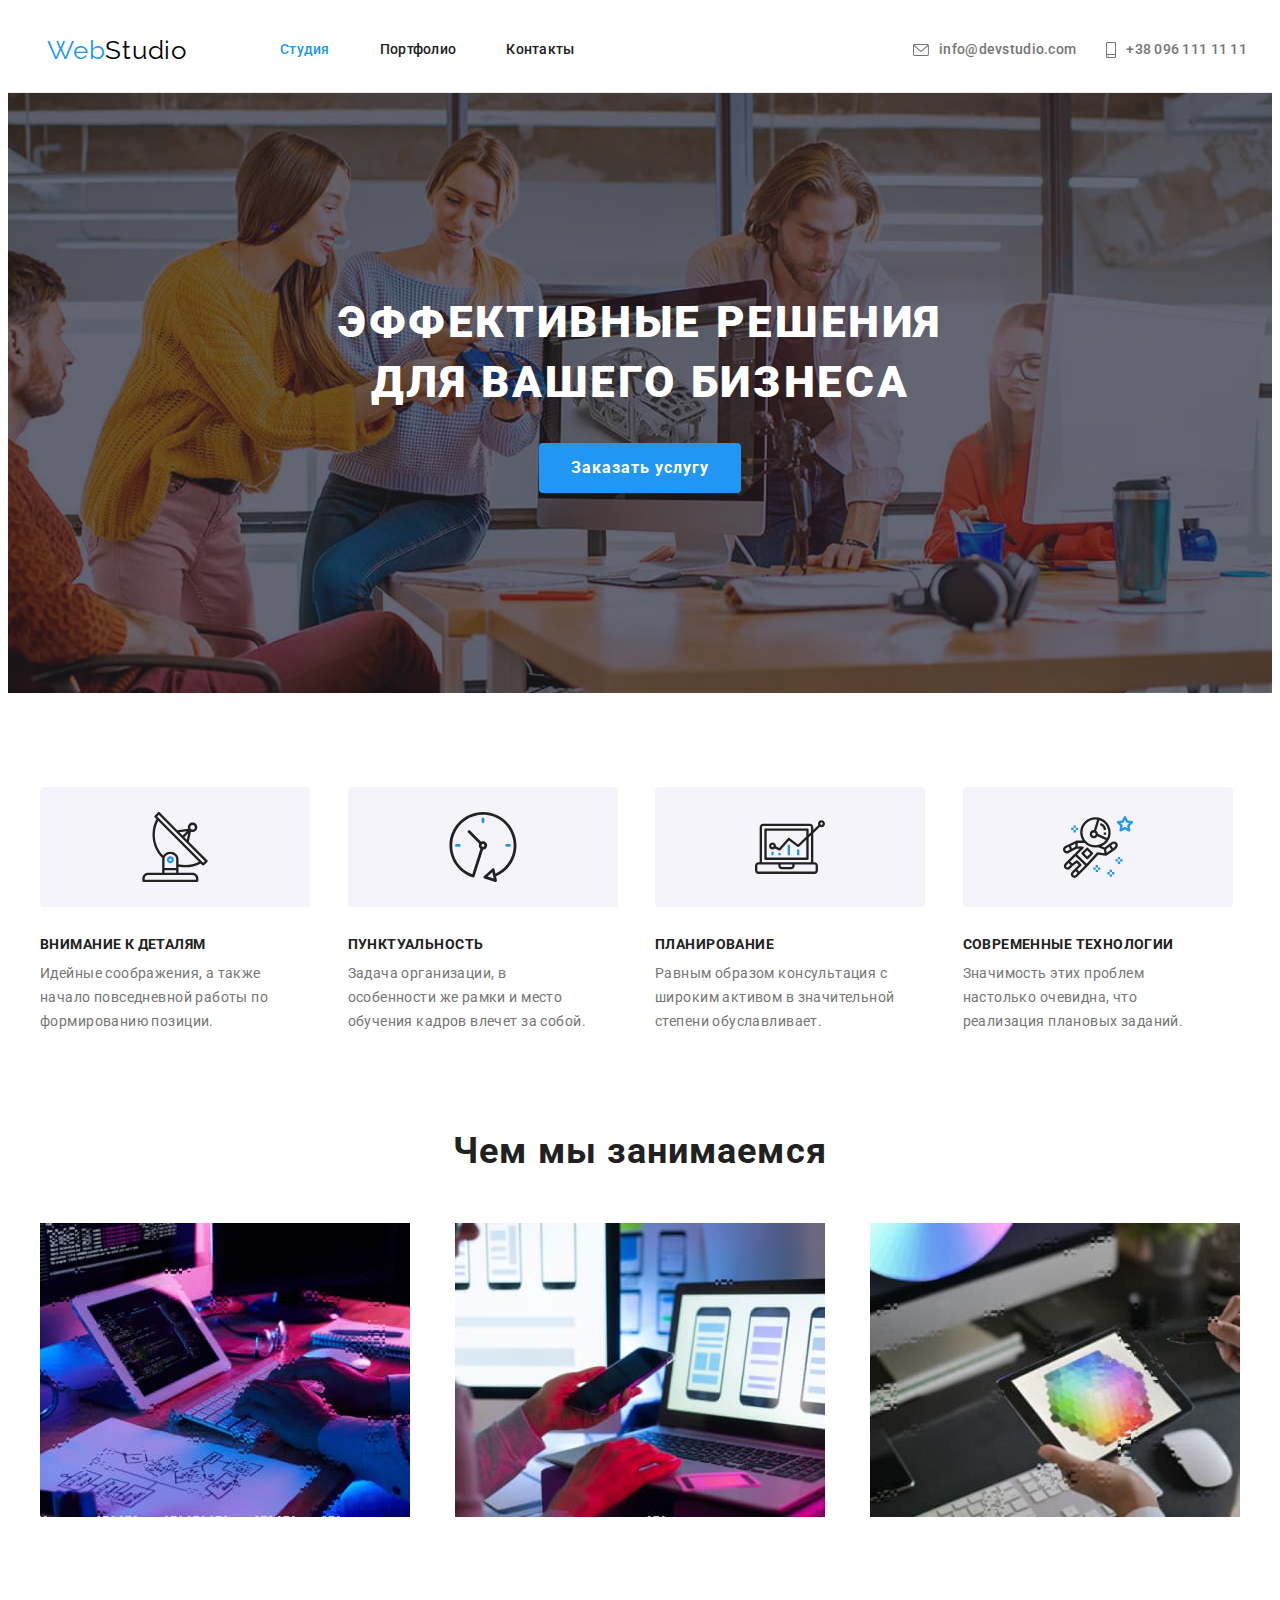
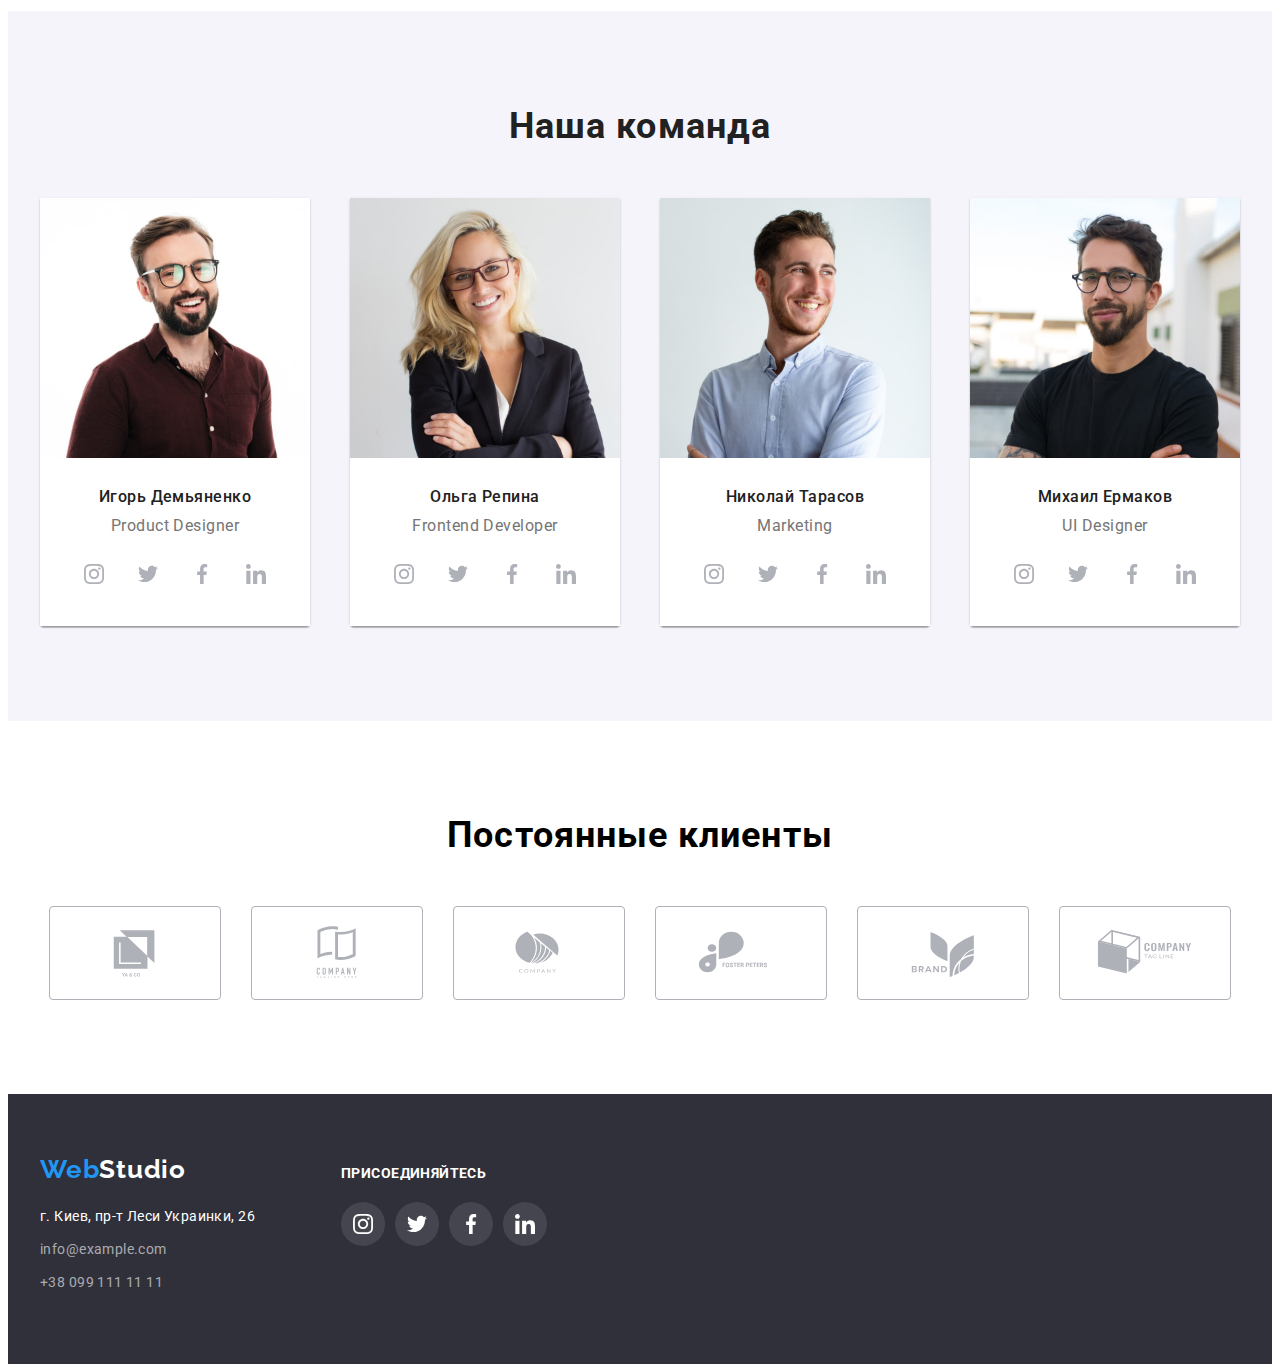
<file: index.html>
<!DOCTYPE html>
<html lang="ru">

<head>
    <meta charset="UTF-8">
    <meta http-equiv="X-UA-Compatible" content="IE=edge">
    <meta name="viewport" content="width=device-width, initial-scale=1.0">
    <link href="https://fonts.googleapis.com/css2?family=Raleway:wght@700&family=Roboto:wght@400;500;700;900&display=swap" rel="stylesheet">
    <link rel="stylesheet" href="https://cdnjs.cloudflare.com/ajax/libs/modern-normalize/1.1.0/modern-normalize.min.css" integrity="sha512-wpPYUAdjBVSE4KJnH1VR1HeZfpl1ub8YT/NKx4PuQ5NmX2tKuGu6U/JRp5y+Y8XG2tV+wKQpNHVUX03MfMFn9Q==" crossorigin="anonymous" referrerpolicy="no-referrer" />
    <link rel="stylesheet" href="css/styles.css">
    <title>WebStudio</title>
</head>

<body>
    <header class="header ">
        <div class="container">
            <div class="navig">
                <nav class="nav">
                    <a class="logo" href="./index.html"><span class="accent-logo">Web</span>Studio</a>
                    <ul class="nav-list">
                        <li class="nav-li"><a class="nav-link  active" href="./index.html">Студия</a></li>
                        <li class="nav-li"><a class="nav-link" href="./portfolio.html">Портфолио</a></li>
                        <li class="nav-li"><a class="nav-link" href="">Контакты</a></li>
                    </ul>
                </nav>
                <a class="header-link" href="mailto:info@devstudio.com">
                    <svg class="mail" width="16px" height="12px">
                        <use href="./img/symbol-defs.svg#mail"></use>
                    </svg>
                    info@devstudio.com</a>
                <a class="header-link" href="tel:+380961111111">
                    <svg class="phone" width="10px" height="16px">
                        <use href="./img/symbol-defs.svg#phone"></use>
                    </svg>
                    +38 096 111 11 11</a>
            </div>            
        </div> 
    </header>
    <main class="main">
        <section class="hero section">
            <div class="container">
                
                    <h1 class="hero-text">Эффективные решения для вашего бизнеса</h1>
                    <button class="button" type="button">Заказать услугу</button>
  
            </div> 
        </section>
        <section class="peculiarities section">
            <div class="container">
                <div class="pec-content">
                    <h2 class="visually-hidden">Особенности нашей компании(заголовок не виден)</h2>
                <ul class="pec-list">
                    <li class="list">
                        <div class="pec-pic">
                            <svg class="antenna" width="70px" height="70px">
                                <use href="./img/symbol-defs.svg#antenna"></use>
                            </svg>
                        </div>
                        <h3 class="pec-subtitle">Внимание к деталям</h3>
                        <p class="pec-text">Идейные соображения, а также начало повседневной работы по формированию позиции.</p>
                    </li>
                    <li class="list">
                        <div class="pec-pic">
                            <svg class="clock" width="70px" height="70px">
                                <use href="./img/symbol-defs.svg#clock"></use>
                            </svg>
                        </div>
                        <h3 class="pec-subtitle">Пунктуальность</h3>
                        <p class="pec-text">Задача организации, в особенности же рамки и место обучения кадров влечет за собой.</p>
                    </li>
                    <li class="list">
                        <div class="pec-pic">
                            <svg class="diagram" width="70px" height="70px">
                                <use href="./img/symbol-defs.svg#diagram"></use>
                            </svg>
                        </div>
                        <h3 class="pec-subtitle">Планирование</h3>
                        <p class="pec-text">Равным образом консультация с широким активом в значительной степени обуславливает.</p>
                    </li>
                    <li class="list">
                        <div class="pec-pic">
                            <svg class="astronaut" width="70px" height="70px">
                                <use href="./img/symbol-defs.svg#astronaut"></use>
                            </svg>
                        </div>
                        <h3 class="pec-subtitle">Современные технологии</h3>
                        <p class="pec-text">Значимость этих проблем настолько очевидна, что реализация плановых заданий.</p>
                    </li>
                </ul>
                </div>
                
            </div>
        </section>
        <section class="section-box section"> 
            <div class="container">
                <h2 class="box-title">Чем мы занимаемся</h2>
                <ul class="box-list">
                    <li><img src="./img/box1.jpg" alt="разрабатотка програмного обеспечения" width="370"></li>
                    <li><img src="./img/box2.jpg" alt="оптимизация" width="370"></li>
                    <li><img src="./img/box3.jpg" alt="выбор дизайна" width="370"></li>
                </ul>
                </div>
            </section>
            <section class="section-team section">
                <div class="container">
                    <h2 class="team-title">Наша команда</h2>
                    <ul class="team-list">
                        <li class="card">
                            <img class="employe-img" width="270" src="./img/employe1.jpg" alt="фото сотрудника дизайнер продукта">
                            <div class="team-card">
                                <h3  class="team-subtitle">Игорь Демьяненко</h3>
                                <p class="team-text" lang="en">Product Designer</p>
                                <ul class="team-card-list">
                                    <li class="team-c-li">
                                        <a class="team-c-link" href="">
                                            <svg class="soc">
                                                <use href="./img/symbol-defs.svg#instagram"></use>
                                            </svg>
                                        </a>
                                    </li>
                                    <li class="team-c-li">
                                        <a class="team-c-link" href="">
                                            <svg class="soc">
                                                <use href="./img/symbol-defs.svg#twitter"></use>
                                            </svg>
                                    </a>
                                    </li>
                                    <li class="team-c-li">
                                        <a class="team-c-link" href="">
                                            <svg class="soc">
                                                <use href="./img/symbol-defs.svg#facebook"></use>
                                            </svg>
                                        </a>
                                    </li>
                                    <li class="team-c-li">
                                        <a class="team-c-link" href="">
                                            <svg class="soc">
                                                <use href="./img/symbol-defs.svg#linkedin"></use>
                                            </svg>
                                        </a>
                                    </li>
                                </ul>
                            </div>
                            
                        </li>
                        <li class="card">
                            <img class="employe-img" width="270" src="./img/employe2.jpg" alt="фото сотрудника фронтенд-разработчик">
                            <div class="team-card">
                                <h3 class="team-subtitle">Ольга Репина</h3>
                                <p class="team-text" lang="en">Frontend Developer</p>
                                <ul class="team-card-list">
                                    <li class="team-c-li">
                                        <a class="team-c-link" href="">
                                            <svg class="soc">
                                                <use href="./img/symbol-defs.svg#instagram"></use>
                                            </svg>
                                        </a>
                                    </li>
                                    <li class="team-c-li">
                                        <a class="team-c-link" href="">
                                            <svg class="soc">
                                                <use href="./img/symbol-defs.svg#twitter"></use>
                                            </svg>
                                    </a>
                                    </li>
                                    <li class="team-c-li">
                                        <a class="team-c-link" href="">
                                            <svg class="soc">
                                                <use href="./img/symbol-defs.svg#facebook"></use>
                                            </svg>
                                        </a>
                                    </li>
                                    <li class="team-c-li">
                                        <a class="team-c-link" href="">
                                            <svg class="soc">
                                                <use href="./img/symbol-defs.svg#linkedin"></use>
                                            </svg>
                                        </a>
                                    </li>
                                </ul>
                            </div>
                           
                        </li>
                        <li class="card">
                            <img class="employe-img" width="270" src="./img/employe3.jpg" alt="фото сотрудника маркетолог">
                            <div class="team-card">
                                <h3 class="team-subtitle">Николай Тарасов</h3>
                                <p class="team-text" lang="en">Marketing</p>
                                <ul class="team-card-list">
                                    <li class="team-c-li">
                                        <a class="team-c-link" href="">
                                            <svg class="soc">
                                                <use href="./img/symbol-defs.svg#instagram"></use>
                                            </svg>
                                        </a>
                                    </li>
                                    <li class="team-c-li">
                                        <a class="team-c-link" href="">
                                            <svg class="soc">
                                                <use href="./img/symbol-defs.svg#twitter"></use>
                                            </svg>
                                    </a>
                                    </li>
                                    <li class="team-c-li">
                                        <a class="team-c-link" href="">
                                            <svg class="soc">
                                                <use href="./img/symbol-defs.svg#facebook"></use>
                                            </svg>
                                        </a>
                                    </li>
                                    <li class="team-c-li">
                                        <a class="team-c-link" href="">
                                            <svg class="soc">
                                                <use href="./img/symbol-defs.svg#linkedin"></use>
                                            </svg>
                                        </a>
                                    </li>
                                </ul>
                            </div>
                            
                        </li>
                        <li class="card">
                            <img class="employe-img" width="270" src="./img/employe4.jpg" alt="фото сотрудника дизайнер интерфейса">
                            <div class="team-card">
                                <h3 class="team-subtitle">Михаил Ермаков</h3>
                                <p class="team-text" lang="en">UI Designer</p>
                                <ul class="team-card-list">
                                    <li class="team-c-li">
                                        <a class="team-c-link" href="">
                                            <svg class="soc">
                                                <use href="./img/symbol-defs.svg#instagram"></use>
                                            </svg>
                                        </a>
                                    </li>
                                    <li class="team-c-li">
                                        <a class="team-c-link" href="">
                                            <svg class="soc">
                                                <use href="./img/symbol-defs.svg#twitter"></use>
                                            </svg>
                                    </a>
                                    </li>
                                    <li class="team-c-li">
                                        <a class="team-c-link" href="">
                                            <svg class="soc">
                                                <use href="./img/symbol-defs.svg#facebook"></use>
                                            </svg>
                                        </a>
                                    </li>
                                    <li class="team-c-li">
                                        <a class="team-c-link" href="">
                                            <svg class="soc">
                                                <use href="./img/symbol-defs.svg#linkedin"></use>
                                            </svg>
                                        </a>
                                    </li>
                                </ul>
                            </div>
                            
                        </li>
                    </ul>
                </div>
                
        </section>
        <section class="clients section">
            <div class="container">
                <h2 class="clients-title">Постоянные клиенты</h2>
                <ul class="clients-list">
                    <li class="cli-li">
                        <a class="cli-link" href="">
                            <svg class="clients" width="106px" height="60px">
                                <use href="./img/symbol-defs.svg#logo1"></use>
                            </svg>
                        </a>
                    </li>
                    <li class="cli-li">
                        <a class="cli-link" href="">
                            <svg class="clients" width="106px" height="60px">
                                <use href="./img/symbol-defs.svg#logo2"></use>
                            </svg>
                        </a>
                    </li>
                    <li class="cli-li">
                        <a class="cli-link" href="">
                            <svg class="clients" width="106px" height="60px">
                                <use href="./img/symbol-defs.svg#logo3"></use>
                            </svg>
                        </a>
                    </li>
                    <li class="cli-li">
                        <a class="cli-link" href="">
                            <svg class="clients" width="106px" height="60px">
                                <use href="./img/symbol-defs.svg#logo4"></use>
                            </svg>
                        </a>
                    </li>
                    <li class="cli-li">
                        <a class="cli-link" href="">
                            <svg class="clients" width="106px" height="60px">
                                <use href="./img/symbol-defs.svg#logo5"></use>
                            </svg>
                        </a>
                    </li>
                    <li class="cli-li">
                        <a class="cli-link" href="">
                            <svg class="clients" width="106px" height="60px">
                                <use href="./img/symbol-defs.svg#logo6"></use>
                            </svg>
                        </a>
                    </li>
                </ul>
            </div>
        </section>
    </main>
    <footer class="footer">
        <div class="container ftr">
            <div class="ft-adrs">
                <a class="logo-foot" href="./index.html"><span class="accent-logo">Web</span>Studio</a>
                <address class="adress">
                    <p class="foot-text">г. Киев, пр-т Леси Украинки, 26</p>
                    <a class="foot-link" href="mailto:info@example.com ">info@example.com</a>
                    <a class="foot-link" href="tel:+380991111111">+38 099 111 11 11</a>
                </address>
            </div>
            
            <div class="foot-social">
                <h3 class="join">Присоединяйтесь</h3>
                <ul class="foot-card-list">
                    <li class="foot-c-li">
                        <a class="foot-c-link" href="">
                            <svg class="foot-soc">
                                <use href="./img/symbol-defs.svg#instagram"></use>
                            </svg>
                        </a>
                    </li>
                    <li class="foot-c-li">
                        <a class="foot-c-link" href="">
                            <svg class="foot-soc">
                                <use href="./img/symbol-defs.svg#twitter"></use>
                            </svg>
                    </a>
                    </li>
                    <li class="foot-c-li">
                        <a class="foot-c-link" href="">
                            <svg class="foot-soc">
                                <use href="./img/symbol-defs.svg#facebook"></use>
                            </svg>
                        </a>
                    </li>
                    <li class="foot-c-li">
                        <a class="foot-c-link" href="">
                            <svg class="foot-soc">
                                <use href="./img/symbol-defs.svg#linkedin"></use>
                            </svg>
                        </a>
                    </li>
                </ul>
            </div>
            
        </div>
        
    </footer>
</body>

</html>
</file>
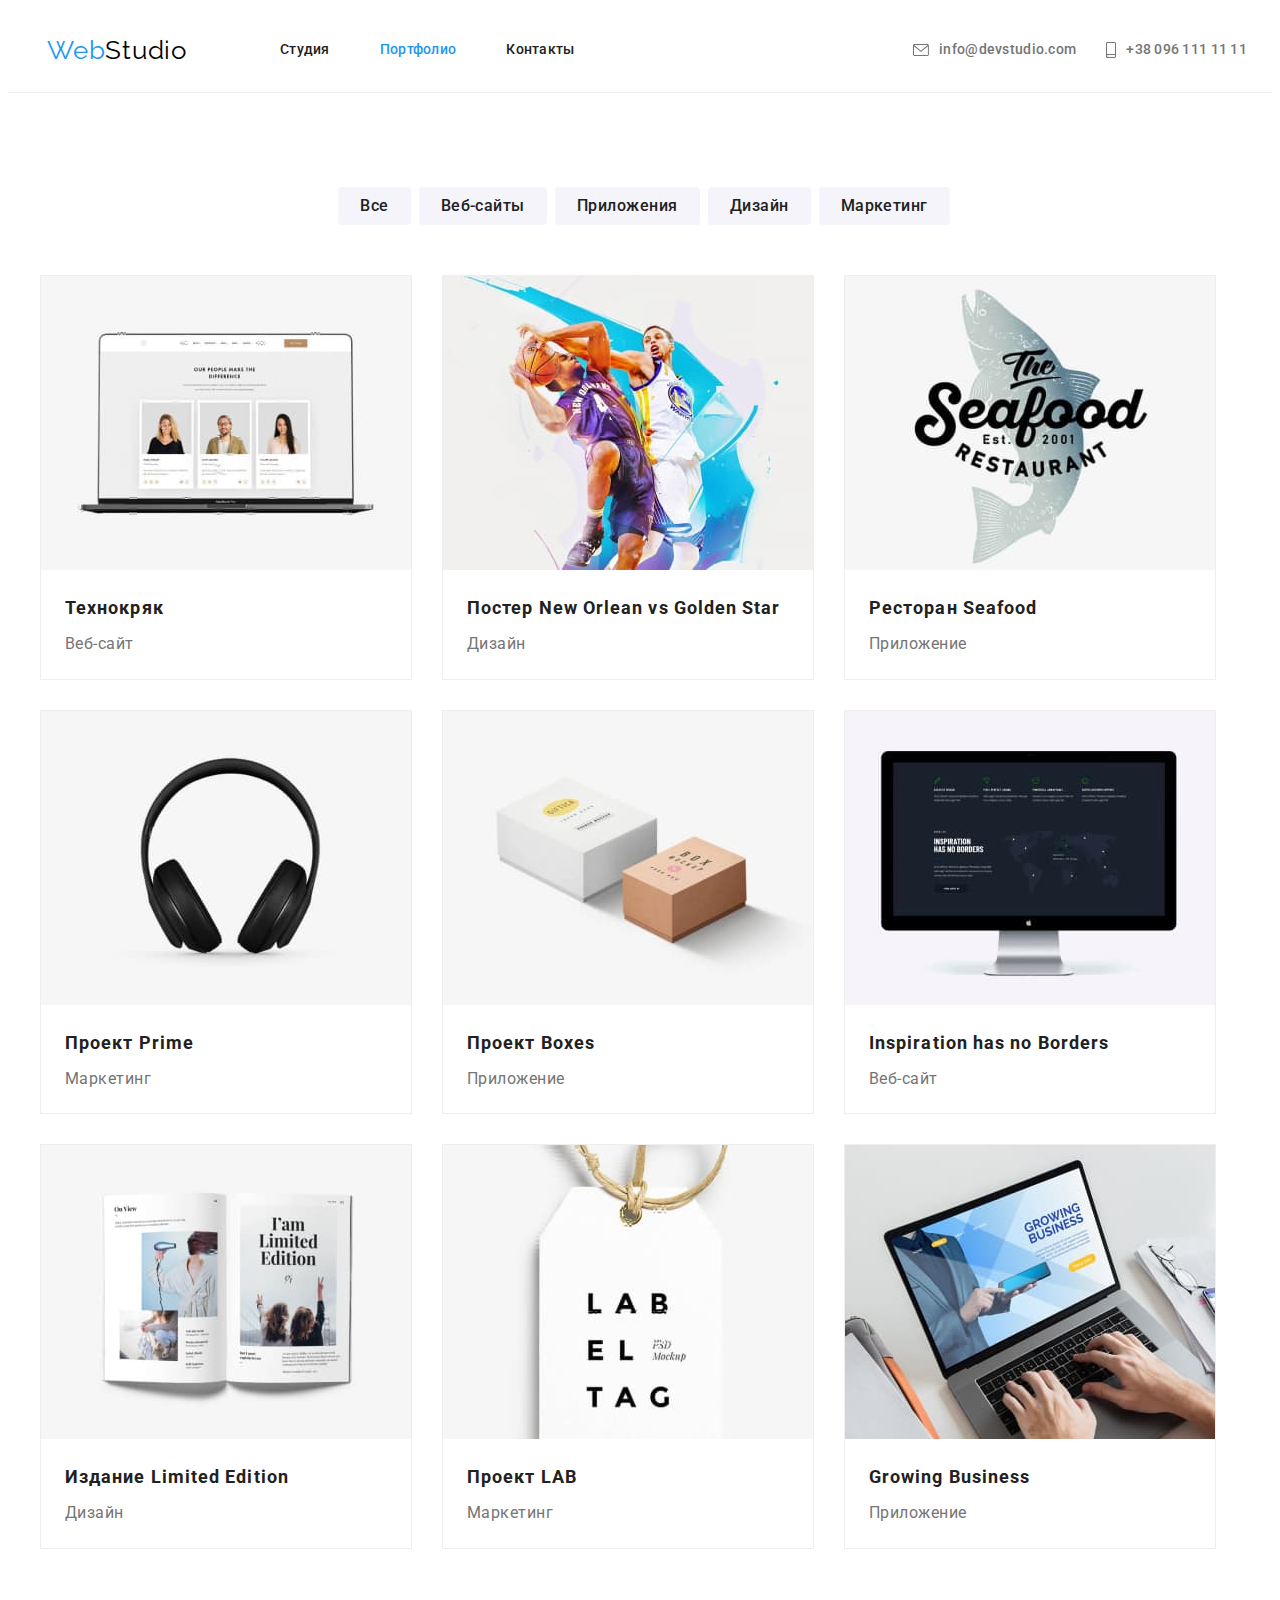
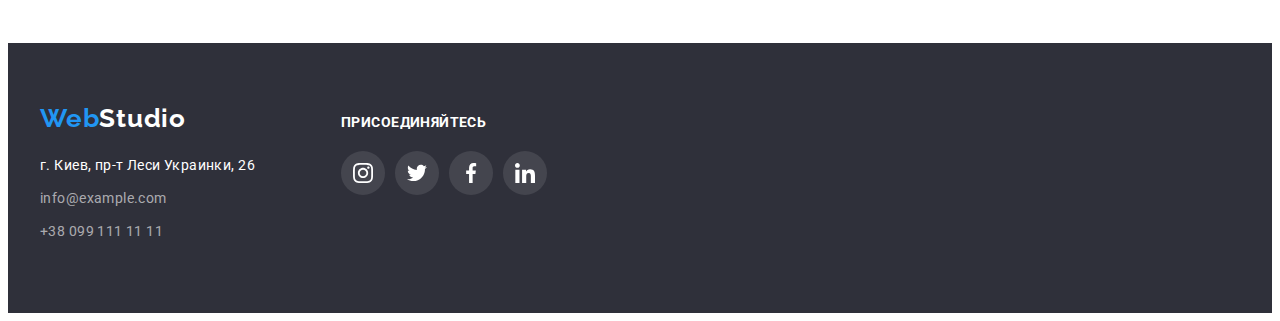
<file: portfolio.html>
<!DOCTYPE html>
<html lang="en">
<head>
    <meta charset="UTF-8">
    <meta http-equiv="X-UA-Compatible" content="IE=edge">
    <meta name="viewport" content="width=device-width, initial-scale=1.0">
    <link href="https://fonts.googleapis.com/css2?family=Raleway:wght@700&family=Roboto:wght@400;500;700;900&display=swap" rel="stylesheet">
    <link rel="stylesheet" href="https://cdnjs.cloudflare.com/ajax/libs/modern-normalize/1.1.0/modern-normalize.min.css" integrity="sha512-wpPYUAdjBVSE4KJnH1VR1HeZfpl1ub8YT/NKx4PuQ5NmX2tKuGu6U/JRp5y+Y8XG2tV+wKQpNHVUX03MfMFn9Q==" crossorigin="anonymous" referrerpolicy="no-referrer" />
    <link rel="stylesheet" href="css/styles.css">
    <title>Document</title>
</head>
<body>
    <header class="header">
        <div class="container">
            <div class="navig">
                <nav class="nav">
                    <a class="logo" href="./index.html"><span class="accent-logo">Web</span>Studio</a>
                    <ul class="nav-list">
                        <li class="nav-li"><a class="nav-link" href="./index.html">Студия</a></li>
                        <li class="nav-li"><a class="nav-link active" href="./portfolio.html">Портфолио</a></li>
                        <li class="nav-li"><a class="nav-link" href="">Контакты</a></li>
                    </ul>
                </nav>
                <a class="header-link" href="mailto:info@devstudio.com">
                    <svg class="mail" width="16px" height="12px">
                        <use href="./img/symbol-defs.svg#mail"></use>
                    </svg>
                    info@devstudio.com</a>
                <a class="header-link" href="tel:+380961111111">
                    <svg class="phone" width="10px" height="16px">
                        <use href="./img/symbol-defs.svg#phone"></use>
                    </svg>
                    +38 096 111 11 11</a>
            </div>            
        </div> 
    </header>   
    <main class="main">
        <section class="portfolio section">
            <div class="container">
                <h1 class="visually-hidden">Примеры работ потрфолию(заголовок не виден)</h1>
                <ul class="port-list">
                    <li class="list-btn"><button class="port-btn" type="button">Все</button></li>
                    <li class="list-btn"><button class="port-btn" type="button">Веб-сайты</button></li>
                    <li class="list-btn"><button class="port-btn" type="button">Приложения</button></li>
                    <li class="list-btn"><button class="port-btn" type="button">Дизайн</button></li>
                    <li class="list-btn"><button class="port-btn" type="button">Маркетинг</button></li>
                </ul>
                <ul class="port-cont">
                    <li class="port-card">
                        <a  class="port-link" href="#">
                        <img src="./img/portfolio1.jpg" alt="Открытый сайт на ноутбуке" width="370">
                        <div class="prt-card">
                            <h3 class="port-title">Технокряк</h3>
                            <p class="port-text">Веб-сайт</p>
                        </div>
                        
                    </a>
                    </li>
                    <li class="port-card">
                        <a  class="port-link" href="#">
                        <img src="./img/portfolio2.jpg" alt="Стефф Карри блокирует Девонта Грэма" width="370">
                        <div class="prt-card">
                            <h3 class="port-title">Постер New Orlean vs Golden Star</h3>
                            <p class="port-text">Дизайн</p>
                        </div>
                        
                        </a>             
                    </li>
                    <li class="port-card">
                        <a  class="port-link" href="#">
                        <img src="./img/portfolio3.jpg" alt="Логотип ресторана на фоне рыбы" width="370">
                        <div class="prt-card">
                            <h3 class="port-title">Ресторан Seafood</h3>
                            <p class="port-text">Приложение</p>
                        </div>
                        
                        </a>
                    </li>
                    <li class="port-card">
                        <a  class="port-link" href="#">
                        <img src="./img/portfolio4.jpg" alt="Наушники" width="370">
                        <div class="prt-card">
                            <h3 class="port-title">Проект Prime</h3>
                            <p class="port-text">Маркетинг</p>
                        </div>
                        
                        </a>                
                    </li>
                    <li class="port-card">
                        <a  class="port-link" href="#">
                        <img src="./img/portfolio5.jpg" alt="Бклая и серая коробка" width="370">
                        <div class="prt-card">
                            <h3 class="port-title">Проект Boxes</h3>
                            <p class="port-text">Приложение</p>
                        </div>
                        
                        </a>
                    </li>
                    <li class="port-card">
                        <a class="port-link"  href="">  
                        <img src="./img/portfolio6.jpg" alt="Монитор с изображением страницы сайта" width="370">
                        <div class="prt-card">
                            <h3 class="port-title">Inspiration has no Borders</h3>
                            <p class="port-text">Веб-сайт</p>
                        </div>
                        
                        </a>               
                    </li>
                    <li class="port-card">
                        <a  class="port-link" href="#">
                        <img src="./img/portfolio7.jpg" alt="Развернутая книга" width="370">
                        <div class="prt-card">
                            <h3 class="port-title">Издание Limited Edition</h3>
                            <p class="port-text">Дизайн</p>
                        </div>
                        
                        </a>             
                        </li>
                    <li class="port-card">
                        <a class="port-link"  href="#">
                        <img src="./img/portfolio8.jpg" alt="Лейба с названием на веревочке" width="370">
                        <div class="prt-card">
                            <h3 class="port-title">Проект LAB</h3>
                            <p class="port-text">Маркетинг</p>
                        </div>
                        
                        </a>                
                    </li>
                    <li class="port-card">
                        <a  class="port-link" href="#">
                        <img src="./img/portfolio9.jpg" alt="Ноутбук с изображением страницы сайта" width="370">
                        <div class="prt-card">
                            <h3 class="port-title">Growing Business</h3>
                            <p class="port-text">Приложение</p>
                        </div>
                        
                        </a>
                    </li>
                </ul>
            </div>
            
        </section>

    </main>
    <footer class="footer">
        <div class="container ftr">
            <div class="ft-adrs">
                <a class="logo-foot" href="./index.html"><span class="accent-logo">Web</span>Studio</a>
                <address class="adress">
                    <p class="foot-text">г. Киев, пр-т Леси Украинки, 26</p>
                    <a class="foot-link" href="mailto:info@example.com ">info@example.com</a>
                    <a class="foot-link" href="tel:+380991111111">+38 099 111 11 11</a>
                </address>
            </div>
            
            <div class="foot-social">
                <h3 class="join">Присоединяйтесь</h3>
                <ul class="foot-card-list">
                    <li class="team-c-li">
                        <a class="foot-c-link" href="">
                            <svg class="foot-soc">
                                <use href="./img/symbol-defs.svg#instagram"></use>
                            </svg>
                        </a>
                    </li>
                    <li class="team-c-li">
                        <a class="foot-c-link" href="">
                            <svg class="foot-soc">
                                <use href="./img/symbol-defs.svg#twitter"></use>
                            </svg>
                    </a>
                    </li>
                    <li class="team-c-li">
                        <a class="foot-c-link" href="">
                            <svg class="foot-soc">
                                <use href="./img/symbol-defs.svg#facebook"></use>
                            </svg>
                        </a>
                    </li>
                    <li class="team-c-li">
                        <a class="foot-c-link" href="">
                            <svg class="foot-soc">
                                <use href="./img/symbol-defs.svg#linkedin"></use>
                            </svg>
                        </a>
                    </li>
                </ul>
            </div>
            
        </div>
        
    </footer>
    
</body>
</html>
</file>
<file: css/styles.css>
/* главный цвет фона страницы (background) : #E5E5E5 */
/* цвет фона первой секции (background) : #2F303A  */
/* цвет заголовка h1, фон хедера : #FFFFFF */
/* главный текст страницы (primary-text) : #212121 */
/* второстепенный текст страницы (secondary-text) :#757575 */
/* акцент наведения (accent-text) : #757575 */
/* logo:Web : #2196F3 logo:Studio: #000000 */

/* СТИЛИ ХЕДЕРА */
:root {
    --main-white-color: #FFFFFF;
    --logo-col-one: #000000;
    --accent: #2196F3;
    --solution-bg: #2F303A;
    --primary-text: #212121;
    --secondary-text: #757575;
    --btn-port-col: #F5F4FA;
    --team-bg-color: #F5F4FA;
}
p,
h1,
h2,h3,h4,h5,h6 {
   margin: 0;
}
ul {
   padding-left: 0;
   margin: 0;
}

body {
    font-family: Roboto, sans-serif;

}

ul {
    list-style: none;
}
img {
    display: block;
}
.section {
    padding-top: 94px;
    padding-bottom: 94px;
}

/* html {
    width: 1600px;
} */
.container {
    width: 1200px;
    padding: 0 15px;
    margin: 0 auto;
    /* outline: 2px solid red; */
    
}

.header {
    background-color: var(--main-white-color);
    padding: 24px;
    border-bottom: 1px solid rgba(236, 236, 236, 1);
    
}
.logo,
.accent-logo {
    color: var(--logo-col-one);
    font-family: 'Raleway';
    font-size: 26px;
    line-height: 1.19;
    letter-spacing: 0.03em;
    text-decoration: none;
    
}
.logo {
    margin-right: 93px;
}
.accent-logo {
    color: var(--accent);
}

.nav-list {
    display: flex;
    
    
}
.nav-li {
    margin-right: 50px;
}
.nav-li:last-child {
    margin-right: 0;
}

   

.nav-link {
    color: var(--primary-text);
    font-weight: 500;
    font-size: 14px;
    line-height: 1.14;
    letter-spacing: 0.02em;
    text-decoration: none;
    display: block;
    padding: 10px 0;
}   


.nav-link:hover,
.nav-link:focus {
    color: var(--accent);
}
.active{
    color: var(--accent);
}
.nav {
    display: flex;
    align-items: center;
}

.navig {
    display: flex;
    align-items: center;
    
}

.header-link {
    display: flex;
    color: var(--secondary-text) ;
    align-items: center;
    font-weight: 500;
    font-size: 14px;
    line-height: 1.14;
    letter-spacing: 0.02em;
    text-decoration: none;
    margin-right: 30px;
    margin-left: auto;
    
    
    
}
.mail,
.phone {
    fill: currentColor;
    margin-right: 10px;
}
.header-link:last-child {
    margin-right: 0;
    margin-left: 0;
}
.header-link:hover ,
.header-link:focus {
    color: var(--accent);
    
}


/* ПЕРВАЯ СЕКЦИЯ */
.hero {
    border-color: var(--solution-bg);
    background-image: linear-gradient(
    rgba(47, 48, 58, 0.4),
    rgba(47, 48, 58, 0.4)),
     url(../img/hero-img.jpg);
    background-size: cover;
    background-position: center;
    background-repeat: no-repeat;
    max-width: 1600px;
    max-height: 600px;
    margin-right: auto;
    margin-left: auto;
    padding-top: 200px;
    padding-bottom: 200px;
    padding-left: auto;
    padding-right: auto;
    
    
}


.hero-text {
    color: var(--main-white-color);
    font-weight: 900;
    font-size: 44px;
    line-height: 1.36;
    text-align: center;
    text-transform: uppercase;
    margin-top: 0;
    margin-bottom: 30px; 
    max-width: 696px;
    margin-left: auto;
    margin-right: auto; 
    letter-spacing: 0.06em;              

    
    
    }




.button {
    background-color: var(--accent);
    color: var(--main-white-color);
    
    font-weight: 700;
    font-size: 16px;
    line-height: 1.87;
    letter-spacing: 0.06em;
    display: block;
    margin: 0 auto;
    
    
    
  
    
}
/* ВТОРАЯ СЕКЦИЯ */

.visually-hidden { position: absolute;
    white-space: nowrap;
    width: 1px;
    height: 1px;
    overflow: hidden;
    border: 0;
    padding: 0;
    clip: rect(0 0 0 0);
    clip-path: inset(50%);
    margin: -1px; 
}

.section-box {
    padding-bottom: 94px;
    padding-top: 0;
}

.team-title,
.box-title {
    color: var(--primary-text) ;
    font-size: 36px;
    line-height: 1.16;
    text-align: center;
    letter-spacing: 0.03em;
    margin-bottom: 50px;
}

.box-list {
    display: flex;
    justify-content: space-between;
    margin: 0;
}
.peculiarities {
    padding-top: 94px;
    
}

.pec-subtitle {
    color: var(--primary-text);
    font-weight: 700;
    font-size: 14px;
    line-height: 1.14;
    letter-spacing: 0.03em;
    text-transform: uppercase;
    margin-bottom: 10px;
    

}
.pec-subtitle:last-child {
    margin-right: 0px;
}


.pec-list {
    display: flex;
    gap: 30px;
}
.pec-pic {
    width: 270px;
    height: 120px;
    background-color: rgba(245, 244, 250, 1);
    margin-bottom: 30px;
    border-radius: 4px;
    display: flex;
    justify-content: center;
    align-items: center;
}

.pec-text {
    color: var(--secondary-text);
    font-size: 14px;
    line-height: 1.71;
    letter-spacing: 0.03em;
    max-width: 270px;
    padding-right: 29px;
    height: 75px;
}

.card {
    box-shadow: 0px 1px 3px rgba(0, 0, 0, 0.12), 0px 1px 1px rgba(0, 0, 0, 0.14), 0px 2px 1px rgba(0, 0, 0, 0.2);
    border-radius: 0px 0px 4px 4px;

}
.team-list {
    display: flex;
    justify-content: space-between;
}
.team-subtitle {
    color: var(--primary-text);
    font-weight: 500;
    font-size: 16px;
    line-height: 1.18;
    letter-spacing: 0.03em;
    margin-bottom: 10px;
    text-align: center;
}
.team-text {
    color: var(--secondary-text);
    font-size: 16px;
    line-height: 1.18;
    letter-spacing: 0.03em;
    text-align: center;
    margin-bottom: 16px;
    
}
.team-card {
    padding-top: 30px;
    padding-bottom: 30px;
    background-color: var(--main-white-color);
}

.section-team {
    background-color: var(--btn-port-col);
    padding-top: 95px;
    padding-bottom: 95px;
}
.team-card-list {
    display: flex;
    justify-content: center;
    gap: 10px;
}
.team-c-link {
    width: 44px;
    height: 44px;
    border-radius: 50%;
    background: white;
    display: flex;
    justify-content: center;
    align-items: center;
    color: #AFB1B8 ;
}
.team-c-link:hover,
.team-c-link:focus {
    background-color: var(--accent);
    color: #FFFFFF;
    
}
.soc {
    width: 20px;
    height: 20px;
    fill: currentColor;
    display: flex;
    justify-content: center;
}
.clients {
    display: flex;
    justify-content: center;
    fill: currentColor;
}


.clients-title {
    font-size: 36px;
    line-height: 1.16;
    text-align: center;
    letter-spacing: 0.03em;
    margin-bottom: 50px;
}
.clients-list {
    display: flex;
    justify-content: center;
    gap: 30px;
}
.cli-link {
    width: 170px;
    height: 92px;
    background-color: #FFFFFF;
    border: 1px solid #AFB1B8;
    border-radius: 4px;
    display: flex;
    justify-content: center;
    align-items: center;
    color: #AFB1B8;
    
}
.cli-link:hover,
.cli-link:focus {
    color:#2196F3;
    border: 1px solid #2196F3;
}
/* ФУТЕР */
.footer {
    background-color: var(--solution-bg);
    padding-top: 60px;
    padding-bottom: 60px;
    
    
}
.logo-foot {
    color: var(--main-white-color);
    font-family: 'Raleway';
    font-weight: 700;
    font-size: 26px;
    line-height: 1.19;
    letter-spacing: 0.03em;
    text-decoration: none;
    
}
.foot-text {
    color: var(--main-white-color);
    
    font-size: 14px;
    line-height: 1.71;
    letter-spacing: 0.03em;
    margin-bottom: 9px;
   
}
.foot-link {
    color: rgb(100%,100%,100%,60%);
    font-size: 14px;
    line-height: 1.71;
    letter-spacing: 0.03em;
    text-decoration: none;
    display: flex;
    flex-direction: row;
    justify-content: left;
    width: 231px;
    margin-bottom: 9px;

}
.foot-link:hover,
.foot-link:focus {
    color: var(--accent);
}
.ftr {
    display: flex;

}
.adress {
    font-style: normal;
    margin-top: 20px;
    
}
.foot-social {
    width: 206px;
    height: 80px;
    margin-left: 70px;
    padding-top: 12px;
    
}
.join {
    margin-bottom: 20px;
    font-size: 14px;
    line-height: 1.14;
    letter-spacing: 0.03em;
    text-transform: uppercase;
    color: #FFFFFF;
}
.foot-card-list {
    display: flex;
    justify-content: center;
    gap: 10px;
}
.foot-c-link {
    width: 44px;
    height: 44px;
    border-radius: 50%;
    background: rgba(255, 255, 255, 0.1);
    display: flex;
    justify-content: center;
    align-items: center;
    
}
.foot-c-link:hover,
.foot-c-link:focus {
    background-color: var(--accent);
    
}
.foot-soc {
    width: 20px;
    height: 20px;
    display: flex;
    justify-content: center;
    fill: #FFFFFF;
}


.port-title {
    color: var(--primary-text);
    font-weight: 700;
    font-size: 18px;
    line-height: 2.0;
    letter-spacing: 0.06em;
}

.port-list {
    font-weight: 500;
    font-size: 16px;
    line-height: 1.62;
    display: flex;
    justify-content: center;
    margin: 0;
    margin-bottom: 50px;
    
}

.list-btn {
    margin-left: 8px;
}

.port-cont {
    display: flex;
    flex-wrap: wrap;
    margin: 0;
    gap: 30px;
    
}


.port-btn {
    background-color: var(--btn-port-col);
    color: var(--primary-text);
    font-weight: 500;
    font-size: 16px;
    line-height: 1.62;
    text-align: center;
    letter-spacing: 0.03em;
    font-style: normal;   
    padding: 6px 22px;
}

.port-btn:hover,
.port-btn:focus {
    background-color: var(--accent);
    color: var(--main-white-color);
    box-shadow: #000000;
    box-shadow: 0px 2px 2px 0px rgba(0, 0, 0, 0.12);
    box-shadow: 0px 1px 2px 0px rgba(0, 0, 0, 0.08);
    box-shadow: 0px 4px 4px 0px rgba(0, 0, 0, 0.25);
}

.button,
.port-btn {
    border: none;
    cursor: pointer;
    font-family: Roboto;
    border-radius: 4px;
}
.button {
    padding: 10px 32px;
}

.button:hover {
    background-color: #188CE8;
}

.port-link {
    color: var(--primary-text);
    text-decoration: none;
}
.port-title {
    
   
}

.port-text{
    color: var(--secondary-text) ;
    margin-top: 4px;
    font-size: 16px;
    line-height: 1.8;
    letter-spacing: 0.03em;
}
    


.port-card {
    border: 1px solid rgba(238, 238, 238, 1);
    max-width: 370px;
}
.port-card:hover {
    box-shadow: 0px 4px 4px 0px rgba(0, 0, 0, 0.25);
        
}

.prt-card {
    padding: 20px 24px;
}
</file>
